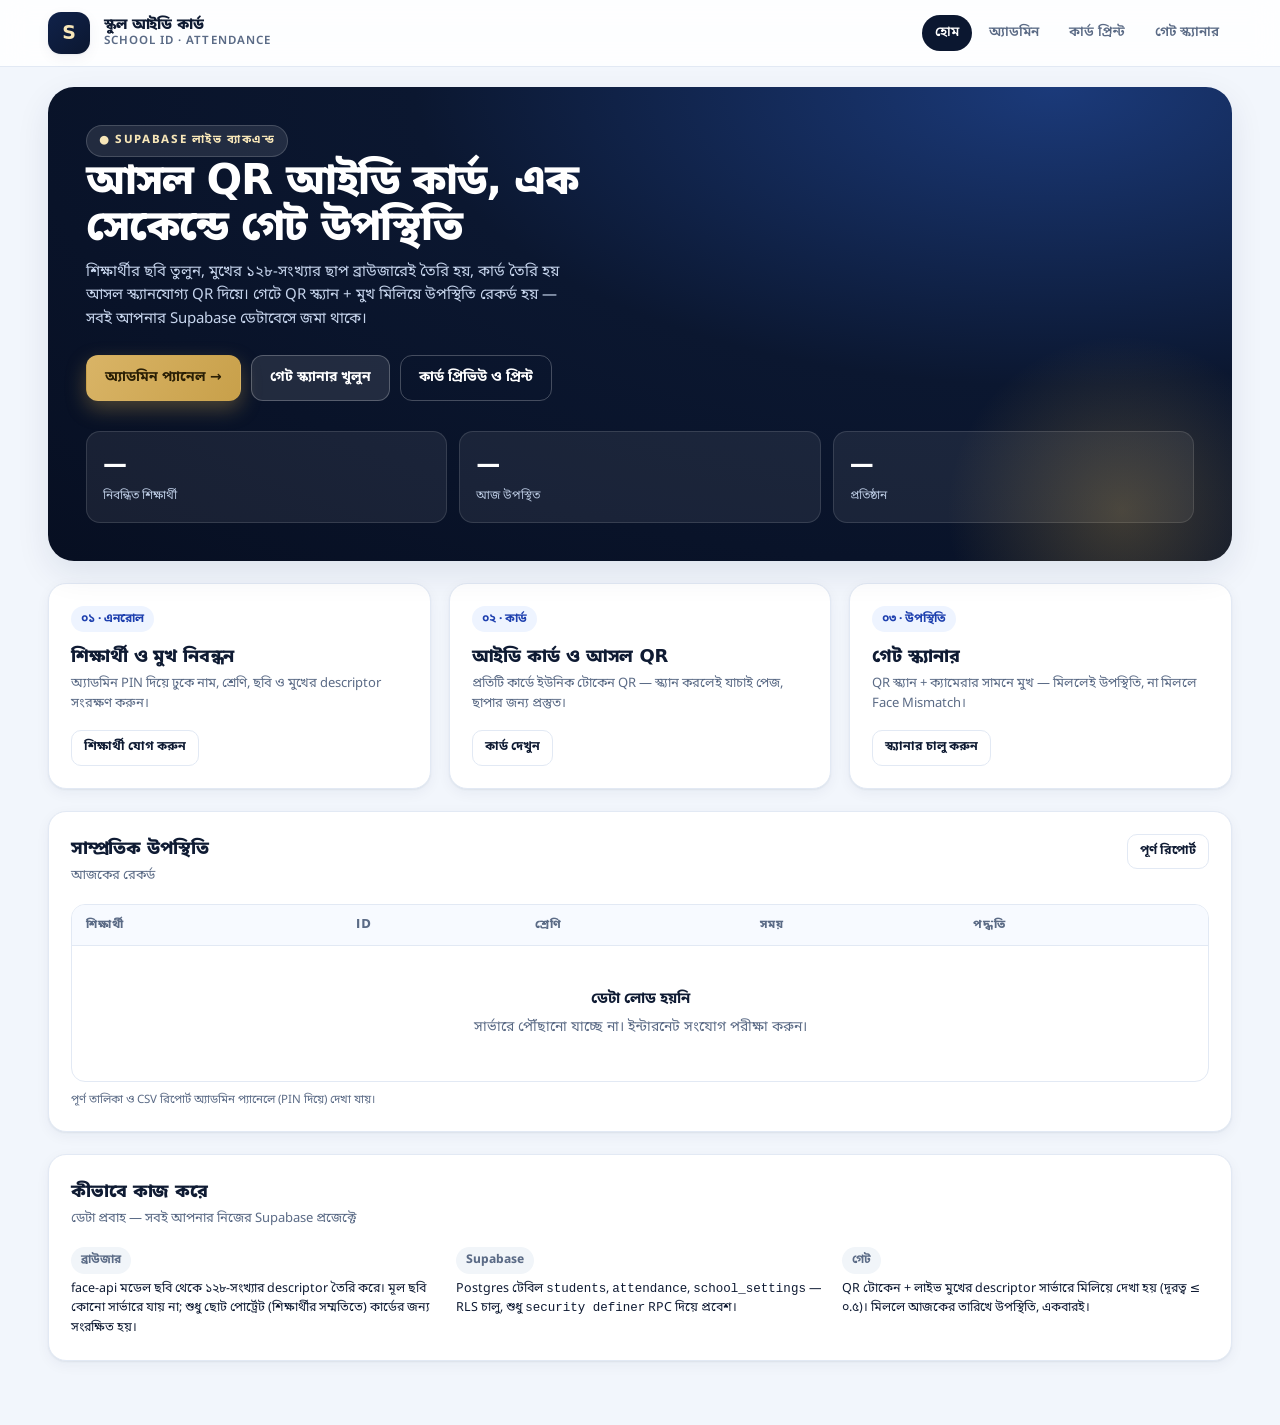
<file: index.html>
<!doctype html>
<html lang="bn">
<head>
  <meta charset="utf-8">
  <meta name="viewport" content="width=device-width, initial-scale=1">
  <meta name="theme-color" content="#0b1730">
  <title>স্কুল আইডি কার্ড ও উপস্থিতি · School ID & Attendance</title>
  <meta name="description" content="আসল QR আইডি কার্ড, ওয়েবক্যাম ফেস এনরোলমেন্ট ও গেট স্ক্যানার — Supabase ব্যাকএন্ডে চলে।">
  <link rel="icon" href="/static/icon.svg" type="image/svg+xml">
  <link rel="stylesheet" href="/css/app.css">
</head>
<body>
  <header class="topbar">
    <div class="topbar-inner">
      <div class="brandmark" id="brandMark">S</div>
      <div>
        <div class="brand-title" id="brandName">স্কুল আইডি কার্ড</div>
        <div class="brand-sub">School ID · Attendance</div>
      </div>
      <nav class="topnav">
        <a href="/" class="active">হোম</a>
        <a href="/admin">অ্যাডমিন</a>
        <a href="/cards">কার্ড প্রিন্ট</a>
        <a href="/scanner">গেট স্ক্যানার</a>
      </nav>
    </div>
  </header>

  <main class="shell">
    <section class="hero">
      <span class="hero-kicker">● Supabase লাইভ ব্যাকএন্ড</span>
      <h1>আসল QR আইডি কার্ড, এক সেকেন্ডে গেট উপস্থিতি</h1>
      <p>শিক্ষার্থীর ছবি তুলুন, মুখের ১২৮-সংখ্যার ছাপ ব্রাউজারেই তৈরি হয়, কার্ড তৈরি হয় আসল স্ক্যানযোগ্য QR দিয়ে। গেটে QR স্ক্যান + মুখ মিলিয়ে উপস্থিতি রেকর্ড হয় — সবই আপনার Supabase ডেটাবেসে জমা থাকে।</p>
      <div class="hero-actions">
        <a class="btn btn-gold" href="/admin">অ্যাডমিন প্যানেল →</a>
        <a class="btn btn-ghost" href="/scanner" style="background:rgba(255,255,255,.1);border-color:rgba(255,255,255,.24);color:#fff">গেট স্ক্যানার খুলুন</a>
        <a class="btn btn-ghost" href="/cards" style="background:transparent;border-color:rgba(255,255,255,.24);color:#fff">কার্ড প্রিভিউ ও প্রিন্ট</a>
      </div>
      <div class="hero-stats">
        <div class="hero-stat"><b id="statStudents">—</b><span>নিবন্ধিত শিক্ষার্থী</span></div>
        <div class="hero-stat"><b id="statPresent">—</b><span>আজ উপস্থিত</span></div>
        <div class="hero-stat"><b id="statSchool">—</b><span id="statSchoolLabel">প্রতিষ্ঠান</span></div>
      </div>
    </section>

    <div class="grid grid-3 mt-22">
      <section class="card card-pad">
        <div class="pill">০১ · এনরোল</div>
        <h2 class="card-title mt-10">শিক্ষার্থী ও মুখ নিবন্ধন</h2>
        <p class="card-note">অ্যাডমিন PIN দিয়ে ঢুকে নাম, শ্রেণি, ছবি ও মুখের descriptor সংরক্ষণ করুন।</p>
        <a class="btn btn-ghost btn-sm mt-16" href="/admin#students">শিক্ষার্থী যোগ করুন</a>
      </section>
      <section class="card card-pad">
        <div class="pill">০২ · কার্ড</div>
        <h2 class="card-title mt-10">আইডি কার্ড ও আসল QR</h2>
        <p class="card-note">প্রতিটি কার্ডে ইউনিক টোকেন QR — স্ক্যান করলেই যাচাই পেজ, ছাপার জন্য প্রস্তুত।</p>
        <a class="btn btn-ghost btn-sm mt-16" href="/cards">কার্ড দেখুন</a>
      </section>
      <section class="card card-pad">
        <div class="pill">০৩ · উপস্থিতি</div>
        <h2 class="card-title mt-10">গেট স্ক্যানার</h2>
        <p class="card-note">QR স্ক্যান + ক্যামেরার সামনে মুখ — মিললেই উপস্থিতি, না মিললে Face Mismatch।</p>
        <a class="btn btn-ghost btn-sm mt-16" href="/scanner">স্ক্যানার চালু করুন</a>
      </section>
    </div>

    <section class="card card-pad mt-22">
      <div class="card-head">
        <div>
          <h2 class="card-title">সাম্প্রতিক উপস্থিতি</h2>
          <p class="card-note" id="todayLabel">আজকের রেকর্ড</p>
        </div>
        <a class="btn btn-ghost btn-sm" href="/admin#attendance">পূর্ণ রিপোর্ট</a>
      </div>
      <div class="table-wrap">
        <table>
          <thead><tr><th>শিক্ষার্থী</th><th>ID</th><th>শ্রেণি</th><th>সময়</th><th>পদ্ধতি</th></tr></thead>
          <tbody id="recentRows"><tr><td colspan="5" class="empty">লোড হচ্ছে…</td></tr></tbody>
        </table>
      </div>
      <p class="tiny muted mt-10">পূর্ণ তালিকা ও CSV রিপোর্ট অ্যাডমিন প্যানেলে (PIN দিয়ে) দেখা যায়।</p>
    </section>

    <section class="card card-pad mt-22">
      <div class="card-head"><div><h2 class="card-title">কীভাবে কাজ করে</h2><p class="card-note">ডেটা প্রবাহ — সবই আপনার নিজের Supabase প্রজেক্টে</p></div></div>
      <div class="grid grid-3">
        <div>
          <div class="pill pill-muted">ব্রাউজার</div>
          <p class="small mt-6">face-api মডেল ছবি থেকে ১২৮-সংখ্যার descriptor তৈরি করে। মূল ছবি কোনো সার্ভারে যায় না; শুধু ছোট পোর্ট্রেট (শিক্ষার্থীর সম্মতিতে) কার্ডের জন্য সংরক্ষিত হয়।</p>
        </div>
        <div>
          <div class="pill pill-muted">Supabase</div>
          <p class="small mt-6">Postgres টেবিল <span class="mono">students</span>, <span class="mono">attendance</span>, <span class="mono">school_settings</span> — RLS চালু, শুধু <span class="mono">security definer</span> RPC দিয়ে প্রবেশ।</p>
        </div>
        <div>
          <div class="pill pill-muted">গেট</div>
          <p class="small mt-6">QR টোকেন + লাইভ মুখের descriptor সার্ভারে মিলিয়ে দেখা হয় (দূরত্ব ≤ ০.৫)। মিললে আজকের তারিখে উপস্থিতি, একবারই।</p>
        </div>
      </div>
    </section>
  </main>

  <script src="/js/config.js"></script>
  <script src="/js/common.js"></script>
  <script>
    (async function () {
      const S = School;
      try {
        const [settings, stats] = await Promise.all([
          S.rpc("public_settings"),
          S.rpc("public_stats").catch(() => null),
        ]);
        if (settings) {
          S.$("brandName").textContent = settings.school_name || "স্কুল আইডি কার্ড";
          document.title = `${settings.school_name} · আইডি কার্ড ও উপস্থিতি`;
          S.$("statSchool").textContent = settings.session ? S.bn(settings.session) : "স্কুল";
          S.$("statSchoolLabel").textContent = "শিক্ষাবর্ষ";
          S.$("brandMark").textContent = (settings.school_name_en || settings.school_name || "S").slice(0, 1);
        }
        if (stats) {
          S.$("statStudents").textContent = S.bn(stats.students ?? "—");
          S.$("statPresent").textContent = S.bn(stats.present_today ?? "—");
        } else {
          S.$("statStudents").textContent = "—";
          S.$("statPresent").textContent = "—";
        }
        S.$("todayLabel").textContent = "আজ " + S.fmtDate(new Date().toISOString());
        const rows = stats && Array.isArray(stats.recent) ? stats.recent : [];
        S.$("recentRows").innerHTML = rows.length
          ? rows.map((r) => `<tr>
              <td><div class="row-person"><div class="avatar avatar-sm">${S.esc((r.name || "?").slice(0, 1))}</div><b>${S.esc(r.name)}</b></div></td>
              <td class="td-mono">${S.esc(r.student_id)}</td>
              <td>${S.esc(r.class_name || "—")}</td>
              <td class="td-mono">${S.esc(r.time)}</td>
              <td><span class="pill ${r.method === "manual" ? "pill-warn" : "pill-ok"}">${r.method === "manual" ? "ম্যানুয়াল" : "QR + ফেস"}</span></td>
            </tr>`).join("")
          : `<tr><td colspan="5" class="empty"><b>আজ এখনো উপস্থিতি নেই</b>গেট স্ক্যানার চালু করে প্রথম শিক্ষার্থী স্ক্যান করুন।</td></tr>`;
      } catch (err) {
        S.$("recentRows").innerHTML = `<tr><td colspan="5" class="empty"><b>ডেটা লোড হয়নি</b>${S.esc(err.message)}</td></tr>`;
        S.$("statStudents").textContent = "—";
        S.$("statPresent").textContent = "—";
      }
    })();
  </script>
</body>
</html>
</file>
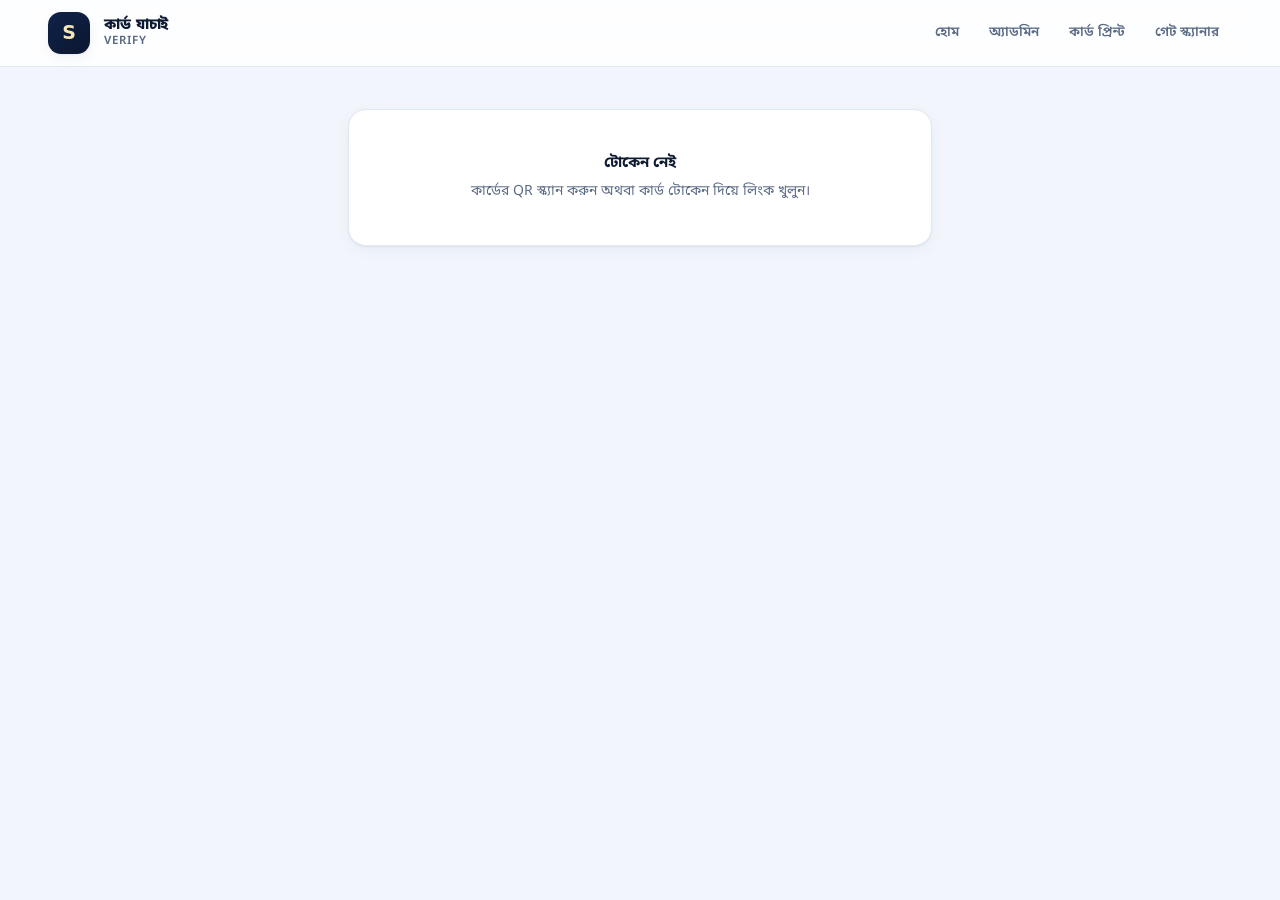
<file: card.html>
<!doctype html>
<html lang="bn">
<head>
  <meta charset="utf-8">
  <meta name="viewport" content="width=device-width, initial-scale=1">
  <meta name="theme-color" content="#0b1730">
  <title>কার্ড যাচাই · School ID</title>
  <link rel="icon" href="/static/icon.svg" type="image/svg+xml">
  <link rel="stylesheet" href="/css/app.css">
</head>
<body>
  <header class="topbar no-print">
    <div class="topbar-inner">
      <div class="brandmark" id="brandMark">S</div>
      <div><div class="brand-title" id="brandName">কার্ড যাচাই</div><div class="brand-sub">Verify</div></div>
      <nav class="topnav">
        <a href="/">হোম</a>
        <a href="/admin">অ্যাডমিন</a>
        <a href="/cards">কার্ড প্রিন্ট</a>
        <a href="/scanner">গেট স্ক্যানার</a>
      </nav>
    </div>
  </header>

  <main class="shell" style="max-width:620px">
    <div id="verifyArea" class="mt-22">
      <div class="card empty">যাচাই হচ্ছে…</div>
    </div>
  </main>

  <script src="/static/vendor/qrcode.js"></script>
  <script src="/js/config.js"></script>
  <script src="/js/common.js"></script>
  <script src="/js/card.js"></script>
  <script>
    (async function () {
      const S = School;
      const token = new URLSearchParams(location.search).get("t") || "";
      const area = S.$("verifyArea");
      if (!token) {
        area.innerHTML = `<div class="card empty"><b>টোকেন নেই</b>কার্ডের QR স্ক্যান করুন অথবা কার্ড টোকেন দিয়ে লিংক খুলুন।</div>`;
        return;
      }
      try {
        const res = await S.rpc("public_student_by_token", { p_token: token });
        if (!res || res.status !== "success") {
          area.innerHTML = `<div class="card card-pad" style="border-color:#ffd5df;background:var(--danger-soft)">
            <div class="pill pill-danger">অবৈধ কার্ড</div>
            <h1 class="page-title" style="font-size:24px;margin-top:10px">কার্ডটি খুঁজে পাওয়া যায়নি</h1>
            <p class="card-note">QR টোকেন সঠিক নয় অথবা কার্ডটি রিনিউ করা হয়েছে। স্কুল অফিসে যোগাযোগ করুন।</p></div>`;
          return;
        }
        const expired = res.valid_until && new Date(res.valid_until) < new Date();
        const inactive = res.active === false;
        const settings = {
          school_name: res.school_name,
          school_name_en: res.school_name_en,
          address: res.address,
          phone: res.phone,
          theme_color: res.theme_color,
          logo_data: res.logo_data,
        };
        document.title = `যাচাই · ${res.name}`;
        S.$("brandName").textContent = res.school_name || "কার্ড যাচাই";
        if (res.logo_data) S.$("brandMark").innerHTML = `<img src="${res.logo_data}" alt="">`;
        else S.$("brandMark").textContent = (res.school_name_en || res.school_name || "S").slice(0, 1);

        const badge = expired
          ? '<span class="pill pill-warn">মেয়াদ শেষ</span>'
          : inactive
          ? '<span class="pill pill-danger">নিষ্ক্রিয় কার্ড</span>'
          : '<span class="pill pill-ok">✓ বৈধ কার্ড</span>';

        area.innerHTML = `
          <div class="card card-pad">
            <div class="flex between center gap-10 wrap">
              <div class="eyebrow">কার্ড যাচাই</div>${badge}
            </div>
            <h1 class="page-title" style="font-size:26px">${S.esc(res.name)}</h1>
            <p class="page-lede" style="font-size:13.5px">${S.esc(res.school_name)} • ${S.esc(res.class_name)}${res.section ? " (" + S.esc(res.section) + ")" : ""}</p>
          </div>
          <div class="card-stage mt-16" style="border-radius:18px;border:1px solid var(--line)">
            ${SchoolCard.render(res, settings, {})}
          </div>
          <div class="card card-pad mt-16">
            <h2 class="card-title" style="font-size:16px">যাচাইকৃত তথ্য</h2>
            <dl class="small" style="display:grid;grid-template-columns:1fr 1fr;gap:10px 16px;margin:12px 0 0">
              <div><dt class="tiny muted">Student ID</dt><dd class="mono" style="margin:0;font-weight:700">${S.esc(res.student_id)}</dd></div>
              <div><dt class="tiny muted">শ্রেণি</dt><dd style="margin:0;font-weight:700">${S.esc(res.class_name)}${res.section ? " / " + S.esc(res.section) : ""}</dd></div>
              <div><dt class="tiny muted">রোল</dt><dd style="margin:0;font-weight:700">${S.esc(res.roll_no || "—")}</dd></div>
              <div><dt class="tiny muted">মেয়াদ</dt><dd style="margin:0;font-weight:700">${res.valid_until ? S.fmtDate(res.valid_until) : "—"}</dd></div>
            </dl>
            <p class="tiny muted mt-16">এই পেজটি Supabase ডেটাবেস থেকে লাইভ যাচাই করেছে — ${S.fmtDate(new Date().toISOString(), { dateStyle: "short", timeStyle: "short" })}।</p>
          </div>`;
      } catch (err) {
        area.innerHTML = `<div class="card empty"><b>যাচাই করা যায়নি</b>${S.esc(err.message)}</div>`;
      }
    })();
  </script>
</body>
</html>
</file>
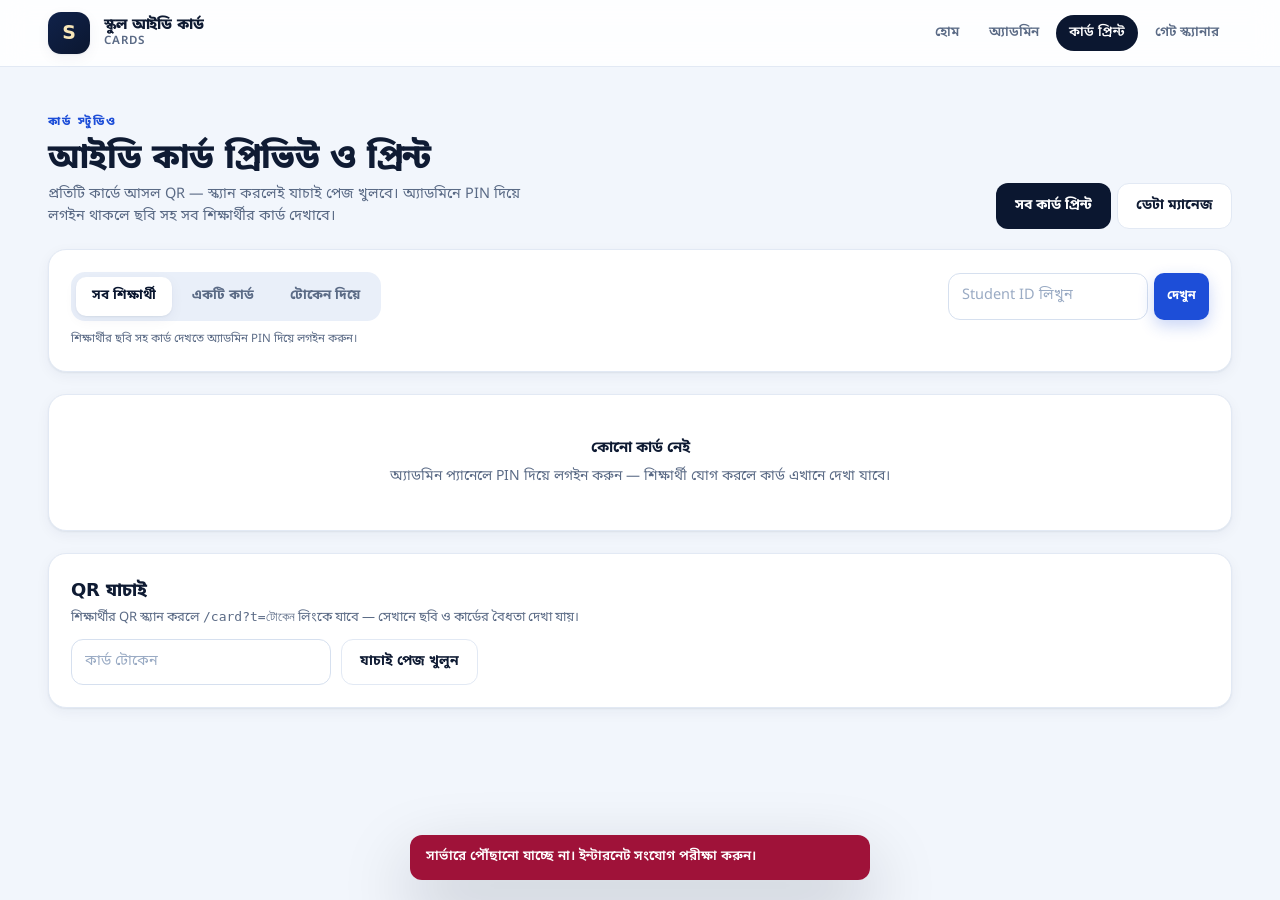
<file: cards.html>
<!doctype html>
<html lang="bn">
<head>
  <meta charset="utf-8">
  <meta name="viewport" content="width=device-width, initial-scale=1">
  <meta name="theme-color" content="#0b1730">
  <title>কার্ড প্রিভিউ ও প্রিন্ট · School ID</title>
  <link rel="icon" href="/static/icon.svg" type="image/svg+xml">
  <link rel="stylesheet" href="/css/app.css">
  <style>
    .cards-grid { display: grid; grid-template-columns: repeat(auto-fill, minmax(360px, 1fr)); gap: 22px; }
    @media (max-width: 760px) { .cards-grid { grid-template-columns: 1fr; } }
    .card-item { display: grid; gap: 10px; justify-items: center; }
    .card-item .id-card { transform-origin: top center; }
    .card-actions { display: flex; gap: 6px; flex-wrap: wrap; justify-content: center; }
    @media print {
      @page { size: A4; margin: 10mm; }
      .cards-grid { grid-template-columns: 1fr 1fr; gap: 8mm; }
      .card-item { break-inside: avoid; }
      .card-actions { display: none !important; }
      .id-card { width: 82mm; }
    }
  </style>
</head>
<body>
  <header class="topbar no-print">
    <div class="topbar-inner">
      <div class="brandmark" id="brandMark">S</div>
      <div><div class="brand-title" id="brandName">স্কুল আইডি কার্ড</div><div class="brand-sub">Cards</div></div>
      <nav class="topnav">
        <a href="/">হোম</a>
        <a href="/admin">অ্যাডমিন</a>
        <a href="/cards" class="active">কার্ড প্রিন্ট</a>
        <a href="/scanner">গেট স্ক্যানার</a>
      </nav>
    </div>
  </header>

  <main class="shell">
    <div class="page-head no-print">
      <div>
        <div class="eyebrow">কার্ড স্টুডিও</div>
        <h1 class="page-title">আইডি কার্ড প্রিভিউ ও প্রিন্ট</h1>
        <p class="page-lede">প্রতিটি কার্ডে আসল QR — স্ক্যান করলেই যাচাই পেজ খুলবে। অ্যাডমিনে PIN দিয়ে লগইন থাকলে ছবি সহ সব শিক্ষার্থীর কার্ড দেখাবে।</p>
      </div>
      <div class="flex gap-6 wrap no-print">
        <button class="btn btn-dark" id="printAll">সব কার্ড প্রিন্ট</button>
        <a class="btn btn-ghost" href="/admin">ডেটা ম্যানেজ</a>
      </div>
    </div>

    <section class="card card-pad no-print">
      <div class="flex gap-10 wrap center between">
        <div class="tabs" id="viewTabs">
          <button class="tab" data-view="all" aria-selected="true">সব শিক্ষার্থী</button>
          <button class="tab" data-view="one" aria-selected="false">একটি কার্ড</button>
          <button class="tab" data-view="token" aria-selected="false">টোকেন দিয়ে</button>
        </div>
        <div class="flex gap-6 wrap" id="oneControls">
          <input class="field" id="cardQuery" placeholder="Student ID লিখুন" style="width:200px">
          <button class="btn btn-primary btn-sm" id="loadCard">দেখুন</button>
        </div>
      </div>
      <p class="tiny muted mt-10" id="cardsHint">লোড হচ্ছে…</p>
    </section>

    <div id="cardsArea" class="mt-22">
      <div class="empty card">কার্ড লোড হচ্ছে…</div>
    </div>

    <section class="card card-pad mt-22 no-print">
      <h2 class="card-title">QR যাচাই</h2>
      <p class="card-note">শিক্ষার্থীর QR স্ক্যান করলে <span class="mono">/card?t=টোকেন</span> লিংকে যাবে — সেখানে ছবি ও কার্ডের বৈধতা দেখা যায়।</p>
      <div class="flex gap-10 mt-10 wrap">
        <input class="field" id="verifyToken" placeholder="কার্ড টোকেন" style="max-width:260px">
        <a class="btn btn-ghost" id="openVerify">যাচাই পেজ খুলুন</a>
      </div>
    </section>
  </main>

  <script src="/static/vendor/qrcode.js"></script>
  <script src="/js/config.js"></script>
  <script src="/js/common.js"></script>
  <script src="/js/card.js"></script>
  <script>
    (function () {
      const S = School;
      const $ = S.$;
      let settings = {};
      let students = [];
      let view = "all";
      let pin = S.sess.pin;

      function cardHtml(s) {
        return `<div class="card-item" data-id="${S.esc(s.student_id)}">
          ${SchoolCard.render(s, settings, { verifyBase: settings.app_url || location.origin })}
          <div class="card-actions no-print">
            <button class="btn btn-ghost btn-sm" data-download="${S.esc(s.student_id)}">PNG</button>
            <button class="btn btn-ghost btn-sm" data-print="${S.esc(s.student_id)}">প্রিন্ট</button>
            <a class="btn btn-ghost btn-sm" href="/card?t=${encodeURIComponent(s.card_token || "")}">QR যাচাই</a>
          </div>
        </div>`;
      }

      function render() {
        const area = $("cardsArea");
        if (!students.length) {
          area.innerHTML = `<div class="card empty"><b>কোনো কার্ড নেই</b>অ্যাডমিন প্যানেলে PIN দিয়ে লগইন করুন — শিক্ষার্থী যোগ করলে কার্ড এখানে দেখা যাবে।</div>`;
          return;
        }
        area.className = "cards-grid mt-22";
        area.innerHTML = students.map(cardHtml).join("");
      }

      async function loadSettings() {
        try {
          settings = (await S.rpc("public_settings")) || {};
          if (settings.school_name) {
            $("brandName").textContent = settings.school_name;
            $("brandMark").textContent = (settings.school_name_en || settings.school_name || "S").slice(0, 1);
            document.title = `আইডি কার্ড · ${settings.school_name}`;
          }
        } catch (e) {
          S.toast(e.message, "error");
        }
      }

      async function loadAll() {
        if (!pin) {
          students = [];
          $("cardsHint").textContent = "শিক্ষার্থীর ছবি সহ কার্ড দেখতে অ্যাডমিন PIN দিয়ে লগইন করুন।";
          render();
          return;
        }
        try {
          const res = await S.rpc("admin_list_students", { p_pin: pin });
          if (res.status !== "success") throw new Error(res.reason || "তালিকা আসেনি");
          students = res.students || [];
          $("cardsHint").textContent = `${S.bn(students.length)} জন শিক্ষার্থীর কার্ড • প্রিন্টে প্রতিটি কার্ড A4-এ ফিট হবে।`;
          render();
        } catch (err) {
          pin = "";
          $("cardsHint").innerHTML = `<span style="color:var(--danger)">${S.esc(err.message)}</span>`;
          students = [];
          render();
        }
      }

      function setView(v) {
        view = v;
        document.querySelectorAll("#viewTabs .tab").forEach((t) => t.setAttribute("aria-selected", String(t.dataset.view === v)));
        $("oneControls").classList.toggle("hidden", v === "all");
        $("cardQuery").placeholder = v === "token" ? "কার্ড টোকেন দিন" : "Student ID লিখুন";
        if (v === "all") {
          $("cardsArea").className = "cards-grid mt-22";
          loadAll();
        }
      }
      $("viewTabs").addEventListener("click", (e) => {
        const b = e.target.closest(".tab");
        if (b) setView(b.dataset.view);
      });

      async function loadOne() {
        const q = $("cardQuery").value.trim();
        if (!q) return S.toast("Student ID বা টোকেন লিখুন", "warn");
        try {
          if (view === "token" || /^[a-f0-9]{18}$/i.test(q)) {
            const res = await S.rpc("public_student_by_token", { p_token: q });
            if (res.status !== "success") throw new Error(res.reason || "কার্ড পাওয়া যায়নি");
            students = [res];
          } else {
            if (!pin) return S.toast("Student ID দিয়ে খুঁজতে অ্যাডমিন PIN দিয়ে লগইন করুন, অথবা কার্ড টোকেন ব্যবহার করুন।", "warn", 6000);
            const res = await S.rpc("admin_list_students", { p_pin: pin });
            if (res.status !== "success") throw new Error(res.reason);
            const found = (res.students || []).find((s) => s.student_id.toLowerCase() === q.toLowerCase());
            if (!found) throw new Error("এই Student ID পাওয়া যায়নি।");
            students = [found];
          }
          render();
          $("cardsHint").textContent = "একটি কার্ড দেখানো হচ্ছে।";
        } catch (err) {
          S.toast(err.message, "error");
        }
      }
      $("loadCard").addEventListener("click", loadOne);
      $("cardQuery").addEventListener("keydown", (e) => e.key === "Enter" && loadOne());

      $("cardsArea").addEventListener("click", async (e) => {
        const dl = e.target.dataset?.download;
        const pr = e.target.dataset?.print;
        if (dl) return savePng(dl);
        if (pr) return printOne(pr);
      });

      function printOne(id) {
        const item = document.querySelector(`.card-item[data-id="${CSS.escape(id)}"]`);
        if (!item) return;
        const clone = item.querySelector(".id-card").cloneNode(true);
        const w = window.open("", "_blank", "width=480,height=760");
        if (!w) return S.toast("পপ-আপ ব্লক হয়েছে — ব্রাউজার অনুমতি দিন।", "warn");
        w.document.write(`<!doctype html><html><head><meta charset="utf-8"><title>কার্ড</title>
          <link rel="stylesheet" href="${location.origin}/css/app.css">
          <style>body{display:grid;place-items:center;min-height:100vh;background:#fff;margin:0}
          @page{size:A4;margin:12mm}.id-card{box-shadow:none}</style></head>
          <body>${clone.outerHTML}</body></html>`);
        w.document.close();
        w.onload = () => setTimeout(() => w.print(), 400);
      }

      async function savePng(id) {
        const item = document.querySelector(`.card-item[data-id="${CSS.escape(id)}"]`);
        const node = item?.querySelector(".id-card");
        if (!node) return;
        if (typeof html2canvas !== "function") {
          return printOne(id);
        }
        S.toast("কার্ডের ছবি তৈরি হচ্ছে…", "info");
        try {
          const canvas = await html2canvas(node, { scale: 3, backgroundColor: "#ffffff", useCORS: true });
          const a = document.createElement("a");
          a.href = canvas.toDataURL("image/png");
          a.download = `id-card-${id}.png`;
          a.click();
        } catch (err) {
          S.toast("PNG তৈরি হয়নি, প্রিন্ট ব্যবহার করুন।", "error");
        }
      }

      $("printAll").addEventListener("click", () => window.print());
      $("openVerify").addEventListener("click", () => {
        const t = $("verifyToken").value.trim();
        if (!t) return S.toast("টোকেন দিন", "warn");
        location.href = `/card?t=${encodeURIComponent(t)}`;
      });

      (async function init() {
        await loadSettings();
        if (new URLSearchParams(location.search).get("id")) {
          setView("one");
          $("cardQuery").value = new URLSearchParams(location.search).get("id");
          await loadOne();
        } else {
          await loadAll();
        }
      })();
    })();
  </script>
  <script src="/static/vendor/html2canvas.min.js"></script>
</body>
</html>
</file>
<file: css/app.css>
/* Design system — Modern Scholastic (navy + gold), Bengali-first typography. */
@font-face {
  font-family: "Noto Sans Bengali";
  font-style: normal;
  font-weight: 400;
  font-display: swap;
  src: url("/static/fonts/noto-sans-bengali-bengali-400-normal.woff2") format("woff2");
  unicode-range: U+0951-0952, U+0964-0965, U+0980-09FF, U+1CD0, U+1CD2-1CD3, U+200C-200D, U+25CC, U+FB00-FB04;
}
@font-face {
  font-family: "Noto Sans Bengali";
  font-style: normal;
  font-weight: 500;
  font-display: swap;
  src: url("/static/fonts/noto-sans-bengali-bengali-500-normal.woff2") format("woff2");
  unicode-range: U+0951-0952, U+0964-0965, U+0980-09FF, U+1CD0, U+1CD2-1CD3, U+200C-200D, U+25CC, U+FB00-FB04;
}
@font-face {
  font-family: "Noto Sans Bengali";
  font-style: normal;
  font-weight: 600;
  font-display: swap;
  src: url("/static/fonts/noto-sans-bengali-bengali-600-normal.woff2") format("woff2");
  unicode-range: U+0951-0952, U+0964-0965, U+0980-09FF, U+1CD0, U+1CD2-1CD3, U+200C-200D, U+25CC, U+FB00-FB04;
}
@font-face {
  font-family: "Noto Sans Bengali";
  font-style: normal;
  font-weight: 700;
  font-display: swap;
  src: url("/static/fonts/noto-sans-bengali-bengali-700-normal.woff2") format("woff2");
  unicode-range: U+0951-0952, U+0964-0965, U+0980-09FF, U+1CD0, U+1CD2-1CD3, U+200C-200D, U+25CC, U+FB00-FB04;
}
@font-face {
  font-family: "Noto Sans Bengali";
  font-style: normal;
  font-weight: 800;
  font-display: swap;
  src: url("/static/fonts/noto-sans-bengali-bengali-800-normal.woff2") format("woff2");
  unicode-range: U+0951-0952, U+0964-0965, U+0980-09FF, U+1CD0, U+1CD2-1CD3, U+200C-200D, U+25CC, U+FB00-FB04;
}
@font-face {
  font-family: "Noto Sans Bengali";
  font-style: normal;
  font-weight: 400;
  font-display: swap;
  src: url("/static/fonts/noto-sans-bengali-latin-400-normal.woff2") format("woff2");
  unicode-range: U+0000-00FF, U+0131, U+0152-0153, U+02BB-02BC, U+02C6, U+02DA, U+02DC, U+2000-206F, U+2074, U+20AC, U+2122, U+2191, U+2193, U+2212, U+2215, U+FEFF, U+FFFD;
}
@font-face {
  font-family: "Noto Sans Bengali";
  font-style: normal;
  font-weight: 600;
  font-display: swap;
  src: url("/static/fonts/noto-sans-bengali-latin-600-normal.woff2") format("woff2");
  unicode-range: U+0000-00FF, U+0131, U+0152-0153, U+02BB-02BC, U+02C6, U+02DA, U+02DC, U+2000-206F, U+2074, U+20AC, U+2122, U+2191, U+2193, U+2212, U+2215, U+FEFF, U+FFFD;
}
@font-face {
  font-family: "Noto Sans Bengali";
  font-style: normal;
  font-weight: 700;
  font-display: swap;
  src: url("/static/fonts/noto-sans-bengali-latin-700-normal.woff2") format("woff2");
  unicode-range: U+0000-00FF, U+0131, U+0152-0153, U+02BB-02BC, U+02C6, U+02DA, U+02DC, U+2000-206F, U+2074, U+20AC, U+2122, U+2191, U+2193, U+2212, U+2215, U+FEFF, U+FFFD;
}

:root {
  --navy-950: #070f22;
  --navy-900: #0b1730;
  --navy-800: #10224a;
  --navy-700: #162e63;
  --brand: #1d4ed8;
  --brand-600: #1e40af;
  --brand-50: #eef4ff;
  --gold: #c8a04a;
  --gold-soft: #f7e6b8;
  --ink: #0f1b33;
  --muted: #5b6b86;
  --line: #e2e9f4;
  --surface: #ffffff;
  --canvas: #f2f6fc;
  --ok: #059669;
  --ok-soft: #ecfdf5;
  --warn: #b45309;
  --danger: #be123c;
  --danger-soft: #fff1f4;
  --radius: 18px;
  --shadow-sm: 0 1px 2px rgba(16, 34, 74, 0.06), 0 4px 14px rgba(16, 34, 74, 0.05);
  --shadow-md: 0 12px 34px rgba(16, 34, 74, 0.09);
  --shadow-lg: 0 28px 70px rgba(7, 15, 34, 0.22);
  --font: "Noto Sans Bengali", ui-sans-serif, system-ui, -apple-system, "Segoe UI", sans-serif;
}

* { box-sizing: border-box; }
html { -webkit-text-size-adjust: 100%; }
body {
  margin: 0;
  font-family: var(--font);
  color: var(--ink);
  background: var(--canvas);
  line-height: 1.55;
  -webkit-font-smoothing: antialiased;
}
h1, h2, h3, h4, p { margin: 0; }
a { color: inherit; text-decoration: none; }
button, input, select, textarea { font: inherit; color: inherit; }
button { cursor: pointer; }
img { max-width: 100%; display: block; }
:focus-visible { outline: 3px solid #93b4ff; outline-offset: 2px; }

/* ------------------------------------------------------------------ */
/* Layout                                                             */
/* ------------------------------------------------------------------ */
.shell { max-width: 1220px; margin: 0 auto; padding: 20px 18px 64px; }
.topbar {
  position: sticky; top: 0; z-index: 40;
  background: rgba(255, 255, 255, 0.86);
  backdrop-filter: blur(14px);
  border-bottom: 1px solid var(--line);
}
.topbar-inner {
  max-width: 1220px; margin: 0 auto; padding: 12px 18px;
  display: flex; align-items: center; gap: 14px;
}
.brandmark {
  width: 42px; height: 42px; border-radius: 13px; flex: 0 0 auto;
  background: linear-gradient(140deg, var(--navy-800), var(--navy-900));
  color: var(--gold-soft); display: grid; place-items: center;
  font-weight: 800; font-size: 19px; box-shadow: var(--shadow-sm);
  overflow: hidden;
}
.brandmark img { width: 100%; height: 100%; object-fit: cover; }
.brand-title { font-size: 15px; font-weight: 800; letter-spacing: -0.01em; line-height: 1.25; }
.brand-sub { font-size: 11.5px; color: var(--muted); letter-spacing: 0.09em; text-transform: uppercase; font-weight: 600; }
.topnav { display: flex; gap: 4px; margin-left: auto; flex-wrap: wrap; }
.topnav a {
  padding: 8px 13px; border-radius: 999px; font-size: 13.5px; font-weight: 600;
  color: var(--muted); transition: 0.16s ease;
}
.topnav a:hover { background: var(--brand-50); color: var(--brand-600); }
.topnav a.active { background: var(--navy-900); color: #fff; }

.page-head { display: flex; flex-wrap: wrap; gap: 16px; align-items: flex-end; justify-content: space-between; margin: 26px 0 20px; }
.eyebrow { font-size: 11.5px; font-weight: 800; letter-spacing: 0.18em; text-transform: uppercase; color: var(--brand); }
.page-title { font-size: clamp(24px, 3.4vw, 34px); font-weight: 800; letter-spacing: -0.02em; margin-top: 6px; line-height: 1.15; }
.page-lede { color: var(--muted); font-size: 14.5px; margin-top: 8px; max-width: 62ch; }

.grid { display: grid; gap: 18px; }
.grid-2 { grid-template-columns: minmax(0, 1fr) minmax(0, 1fr); }
.grid-3 { grid-template-columns: repeat(3, minmax(0, 1fr)); }
.grid-side { grid-template-columns: minmax(0, 1.55fr) minmax(320px, 1fr); align-items: start; }
@media (max-width: 980px) {
  .grid-2, .grid-3, .grid-side { grid-template-columns: minmax(0, 1fr); }
}

/* ------------------------------------------------------------------ */
/* Surfaces                                                           */
/* ------------------------------------------------------------------ */
.card {
  background: var(--surface); border: 1px solid var(--line);
  border-radius: var(--radius); box-shadow: var(--shadow-sm);
}
.card-pad { padding: 22px; }
.card-head { display: flex; align-items: flex-start; gap: 12px; justify-content: space-between; margin-bottom: 18px; }
.card-title { font-size: 18px; font-weight: 800; letter-spacing: -0.01em; }
.card-note { font-size: 13px; color: var(--muted); margin-top: 4px; }
.section-label { font-size: 12px; font-weight: 800; letter-spacing: 0.14em; text-transform: uppercase; color: var(--muted); margin: 22px 0 12px; }
.section-label:first-child { margin-top: 0; }
.divider { height: 1px; background: var(--line); margin: 20px 0; border: 0; }

.hero {
  position: relative; overflow: hidden; border-radius: 26px; color: #fff;
  background: radial-gradient(120% 140% at 85% 0%, #1b3a7a 0%, var(--navy-900) 45%, var(--navy-950) 100%);
  padding: 38px; box-shadow: var(--shadow-md);
}
.hero::after {
  content: ""; position: absolute; inset: auto -80px -140px auto; width: 380px; height: 380px;
  background: radial-gradient(circle, rgba(200, 160, 74, 0.28), transparent 65%); pointer-events: none;
}
.hero h1 { font-size: clamp(27px, 4vw, 42px); line-height: 1.1; letter-spacing: -0.025em; font-weight: 800; max-width: 20ch; }
.hero p { color: #c6d4ec; margin-top: 12px; font-size: 15px; max-width: 54ch; }
.hero-kicker {
  display: inline-flex; align-items: center; gap: 8px; padding: 6px 12px; border-radius: 999px;
  background: rgba(255, 255, 255, 0.1); border: 1px solid rgba(255, 255, 255, 0.16);
  font-size: 11.5px; font-weight: 700; letter-spacing: 0.14em; text-transform: uppercase; color: var(--gold-soft);
}
.hero-actions { display: flex; gap: 10px; flex-wrap: wrap; margin-top: 24px; }
.hero-stats { display: grid; grid-template-columns: repeat(3, minmax(0, 1fr)); gap: 12px; margin-top: 30px; }
.hero-stat { background: rgba(255, 255, 255, 0.07); border: 1px solid rgba(255, 255, 255, 0.12); border-radius: 14px; padding: 14px 16px; }
.hero-stat b { display: block; font-size: 24px; font-weight: 800; letter-spacing: -0.02em; }
.hero-stat span { font-size: 12px; color: #b9c8e0; }
@media (max-width: 640px) { .hero { padding: 26px 22px; } .hero-stats { grid-template-columns: 1fr 1fr; } }

/* ------------------------------------------------------------------ */
/* Controls                                                           */
/* ------------------------------------------------------------------ */
.btn {
  display: inline-flex; align-items: center; justify-content: center; gap: 8px;
  border: 1px solid transparent; border-radius: 12px; padding: 11px 18px;
  font-size: 14px; font-weight: 700; transition: 0.16s ease; white-space: nowrap;
}
.btn:disabled { opacity: 0.6; cursor: not-allowed; }
.btn-primary { background: var(--brand); color: #fff; box-shadow: 0 6px 16px rgba(29, 78, 216, 0.24); }
.btn-primary:hover:not(:disabled) { background: var(--brand-600); }
.btn-dark { background: var(--navy-900); color: #fff; }
.btn-dark:hover:not(:disabled) { background: var(--navy-800); }
.btn-ghost { background: #fff; border-color: var(--line); color: var(--ink); }
.btn-ghost:hover:not(:disabled) { border-color: #c3d2e8; background: #f9fbff; }
.btn-gold { background: linear-gradient(120deg, #d9b466, #c8a04a); color: #2a1f05; box-shadow: 0 8px 20px rgba(200, 160, 74, 0.35); }
.btn-danger { background: var(--danger-soft); color: var(--danger); border-color: #ffd5df; }
.btn-sm { padding: 7px 12px; font-size: 12.5px; border-radius: 10px; }
.btn-block { width: 100%; }
.btn-icon { width: 40px; height: 40px; padding: 0; border-radius: 12px; }

.field-group { display: grid; gap: 6px; }
.field-label { font-size: 13px; font-weight: 700; color: #223252; }
.field-label .opt { font-weight: 500; color: var(--muted); }
.field, .select, .textarea {
  width: 100%; padding: 11px 13px; border-radius: 12px; border: 1px solid #d6e0ef;
  background: #fff; font-size: 14.5px; transition: 0.16s ease;
}
.field::placeholder, .textarea::placeholder { color: #9aabc4; }
.field:focus, .select:focus, .textarea:focus {
  outline: none; border-color: var(--brand); box-shadow: 0 0 0 4px rgba(29, 78, 216, 0.12);
}
.textarea { min-height: 84px; resize: vertical; }
.form-grid { display: grid; grid-template-columns: 1fr 1fr; gap: 14px; }
.form-grid .span-2 { grid-column: 1 / -1; }
@media (max-width: 620px) { .form-grid { grid-template-columns: 1fr; } }

.pill {
  display: inline-flex; align-items: center; gap: 6px; padding: 4px 10px; border-radius: 999px;
  font-size: 12px; font-weight: 700; background: var(--brand-50); color: var(--brand-600);
}
.pill-ok { background: var(--ok-soft); color: var(--ok); }
.pill-warn { background: #fff7ed; color: var(--warn); }
.pill-danger { background: var(--danger-soft); color: var(--danger); }
.pill-muted { background: #f1f5f9; color: var(--muted); }

/* ------------------------------------------------------------------ */
/* Tabs & tables                                                      */
/* ------------------------------------------------------------------ */
.tabs { display: inline-flex; gap: 4px; padding: 5px; background: #e9eff9; border-radius: 14px; flex-wrap: wrap; }
.tab {
  border: 0; background: transparent; padding: 9px 16px; border-radius: 10px;
  font-size: 13.5px; font-weight: 700; color: var(--muted); transition: 0.16s ease;
}
.tab[aria-selected="true"] { background: #fff; color: var(--navy-900); box-shadow: var(--shadow-sm); }

.table-wrap { overflow: auto; border-radius: 14px; border: 1px solid var(--line); }
table { width: 100%; border-collapse: collapse; font-size: 13.5px; }
thead th {
  text-align: left; padding: 11px 14px; background: #f7faff; color: var(--muted);
  font-size: 11.5px; font-weight: 800; letter-spacing: 0.08em; text-transform: uppercase;
  border-bottom: 1px solid var(--line); white-space: nowrap;
}
tbody td { padding: 12px 14px; border-bottom: 1px solid #eef3fa; vertical-align: middle; }
tbody tr:last-child td { border-bottom: 0; }
tbody tr:hover { background: #fafcff; }
.td-mono { font-family: ui-monospace, "SFMono-Regular", Menlo, monospace; font-size: 12.5px; font-weight: 600; }
.row-person { display: flex; align-items: center; gap: 10px; }
.avatar {
  width: 34px; height: 34px; border-radius: 10px; object-fit: cover; background: #e9eff9;
  display: grid; place-items: center; font-weight: 800; font-size: 13px; color: var(--navy-700); flex: 0 0 auto;
  overflow: hidden;
}
.avatar-sm { width: 28px; height: 28px; border-radius: 8px; font-size: 11.5px; }
.empty { text-align: center; padding: 42px 18px; color: var(--muted); font-size: 14px; }
.empty b { display: block; color: var(--ink); font-size: 15px; margin-bottom: 6px; }

/* ------------------------------------------------------------------ */
/* ID card                                                            */
/* ------------------------------------------------------------------ */
.id-card {
  width: 360px; max-width: 100%; border-radius: 20px; overflow: hidden; position: relative;
  background: #fff; box-shadow: var(--shadow-md); border: 1px solid #dfe7f4;
  font-family: var(--font);
}
.id-card.lanyard { padding-top: 0; }
.id-head {
  position: relative; color: #fff; padding: 18px 18px 46px; overflow: hidden;
  background: radial-gradient(130% 150% at 100% 0%, #1f4aa0, var(--navy-900) 55%, var(--navy-950));
}
.id-head::after {
  content: ""; position: absolute; right: -40px; bottom: -70px; width: 190px; height: 190px;
  border-radius: 50%; border: 18px solid rgba(255, 255, 255, 0.06);
}
.id-head-top { display: flex; gap: 11px; align-items: center; position: relative; z-index: 1; }
.id-logo {
  width: 40px; height: 40px; border-radius: 12px; background: rgba(255, 255, 255, 0.12);
  border: 1px solid rgba(255, 255, 255, 0.22); display: grid; place-items: center;
  font-weight: 800; color: var(--gold-soft); font-size: 17px; overflow: hidden; flex: 0 0 auto;
}
.id-logo img { width: 100%; height: 100%; object-fit: cover; }
.id-school { font-size: 14.5px; font-weight: 800; line-height: 1.2; letter-spacing: -0.01em; }
.id-school-en { font-size: 9.5px; letter-spacing: 0.12em; text-transform: uppercase; color: #a9bfe2; margin-top: 2px; }
.id-address { font-size: 10px; color: #92aacf; margin-top: 3px; }
.id-chip {
  position: absolute; top: 92px; right: 18px; z-index: 1;
  width: 40px; height: 30px; border-radius: 6px;
  background: linear-gradient(120deg, #e8c97c, #c8a04a 45%, #f0dca6);
  box-shadow: inset 0 0 0 1px rgba(0, 0, 0, 0.12);
  display: grid; place-items: center;
}
.id-chip::before {
  content: ""; width: 24px; height: 18px; border-radius: 3px;
  background-image: linear-gradient(90deg, rgba(0, 0, 0, 0.35) 1px, transparent 1px),
    linear-gradient(rgba(0, 0, 0, 0.35) 1px, transparent 1px);
  background-size: 6px 6px;
}
.id-photo-wrap {
  position: absolute; left: 18px; bottom: -38px; z-index: 2;
  width: 96px; height: 112px; border-radius: 14px; overflow: hidden;
  border: 3px solid #fff; background: #e9eff9; box-shadow: 0 8px 22px rgba(7, 15, 34, 0.22);
}
.id-photo-wrap img { width: 100%; height: 100%; object-fit: cover; }
.id-photo-fallback {
  width: 100%; height: 100%; display: grid; place-items: center;
  font-size: 30px; font-weight: 800; color: var(--navy-700);
  background: repeating-linear-gradient(135deg, #eef3fb, #eef3fb 8px, #e4ecf8 8px, #e4ecf8 16px);
}
.id-body { padding: 46px 18px 16px; }
.id-name { font-size: 20px; font-weight: 800; letter-spacing: -0.015em; line-height: 1.2; }
.id-role { font-size: 11px; font-weight: 700; letter-spacing: 0.14em; text-transform: uppercase; color: var(--brand); margin-top: 4px; }
.id-fields { display: grid; grid-template-columns: 1fr 1fr; gap: 10px 12px; margin-top: 14px; }
.id-field-label { font-size: 9px; font-weight: 800; letter-spacing: 0.1em; text-transform: uppercase; color: #8fa1bd; }
.id-field-value { font-size: 12.5px; font-weight: 700; color: #16233f; line-height: 1.3; }
.id-field-value.mono { font-family: ui-monospace, Menlo, monospace; font-size: 11.5px; letter-spacing: 0.02em; }
.id-qr-row { display: flex; gap: 12px; align-items: center; margin-top: 14px; padding-top: 13px; border-top: 1px dashed #dbe4f2; }
.id-qr { width: 92px; height: 92px; flex: 0 0 auto; padding: 5px; background: #fff; border-radius: 10px; border: 1px solid #e4ebf6; }
.id-qr svg { width: 100% !important; height: 100% !important; display: block; }
.id-qr-meta { min-width: 0; }
.id-qr-title { font-size: 10.5px; font-weight: 800; text-transform: uppercase; letter-spacing: 0.1em; color: var(--navy-700); }
.id-qr-text { font-size: 10.5px; color: var(--muted); margin-top: 4px; line-height: 1.45; }
.id-token { font-family: ui-monospace, Menlo, monospace; font-size: 10px; color: #5f7392; word-break: break-all; }
.id-foot {
  display: flex; justify-content: space-between; align-items: flex-end; gap: 10px;
  padding: 10px 18px 14px; background: #f7faff; border-top: 1px solid #e9eff9;
}
.id-sign { text-align: center; font-size: 8.5px; color: #7b8da9; }
.id-sign b { display: block; font-family: "Brush Script MT", "Segoe Script", cursive; font-size: 15px; color: var(--navy-800); font-weight: 600; margin-bottom: 2px; }
.id-sign-line { width: 78px; height: 1px; background: #a9b8ce; margin: 0 auto 3px; }
.id-gold-bar { height: 5px; background: linear-gradient(90deg, #c8a04a, #f0dca6 40%, #c8a04a); }
.id-valid { font-size: 9.5px; font-weight: 700; color: var(--navy-700); }
.id-card.landscape { width: 520px; }
.card-stage { display: grid; place-items: center; padding: 22px; background: radial-gradient(circle at 50% 0%, #e9f0fb, #f6f9fe); border-radius: var(--radius); }

@media print {
  body { background: #fff; }
  .no-print { display: none !important; }
  .card-stage { padding: 0; background: none; }
  .id-card { box-shadow: none; break-inside: avoid; page-break-inside: avoid; }
}

/* ------------------------------------------------------------------ */
/* Toasts, spinners, misc                                             */
/* ------------------------------------------------------------------ */
.toast-host { position: fixed; z-index: 90; bottom: 20px; left: 50%; transform: translateX(-50%); display: grid; gap: 8px; width: min(94vw, 460px); }
.toast {
  padding: 12px 16px; border-radius: 12px; background: var(--navy-900); color: #fff;
  font-size: 13.5px; font-weight: 600; box-shadow: var(--shadow-lg); opacity: 0;
  transform: translateY(10px); transition: 0.24s ease;
}
.toast.show { opacity: 1; transform: translateY(0); }
.toast-success { background: #05664a; }
.toast-error { background: #9f1239; }
.toast-warn { background: #92400e; }
.spinner {
  width: 15px; height: 15px; border-radius: 50%; display: inline-block;
  border: 2px solid rgba(255, 255, 255, 0.4); border-top-color: #fff; animation: spin 0.7s linear infinite;
}
.spinner-dark { border-color: rgba(15, 27, 51, 0.2); border-top-color: var(--ink); }
@keyframes spin { to { transform: rotate(360deg); } }
.muted { color: var(--muted); }
.small { font-size: 12.5px; }
.tiny { font-size: 11.5px; }
.mono { font-family: ui-monospace, "SFMono-Regular", Menlo, monospace; }
.flex { display: flex; }
.between { justify-content: space-between; }
.center { align-items: center; }
.gap-6 { gap: 6px; }
.gap-10 { gap: 10px; }
.gap-14 { gap: 14px; }
.wrap { flex-wrap: wrap; }
.mt-6 { margin-top: 6px; } .mt-10 { margin-top: 10px; } .mt-16 { margin-top: 16px; } .mt-22 { margin-top: 22px; }
.hidden { display: none !important; }
.skeleton { background: linear-gradient(90deg, #eef3fa, #f7faff, #eef3fa); background-size: 200% 100%; animation: shimmer 1.2s infinite; border-radius: 8px; color: transparent !important; }
@keyframes shimmer { to { background-position: -200% 0; } }
</file>
